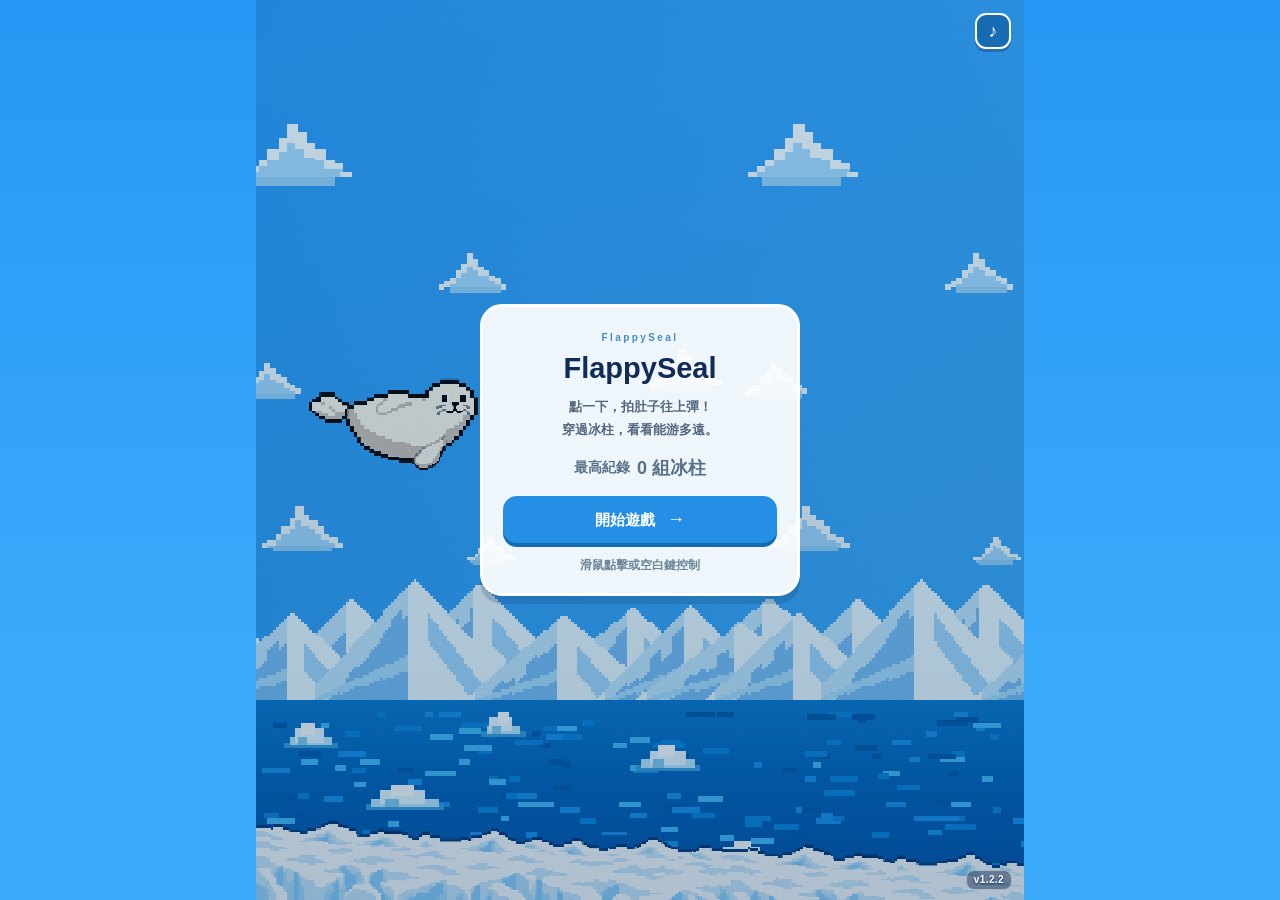
<file: index.html>
<!doctype html>
<html lang="zh-Hant">
<head>
  <meta charset="UTF-8" />
  <meta name="viewport" content="width=device-width, initial-scale=1, maximum-scale=1, user-scalable=no" />
  <meta name="theme-color" content="#42a7ed" />
  <meta name="referrer" content="no-referrer" />
  <meta http-equiv="Content-Security-Policy" content="default-src 'self'; script-src 'self'; style-src 'self'; img-src 'self'; connect-src 'none'; object-src 'none'; base-uri 'none'; form-action 'none'" />
  <title>FlappySeal</title>
  <link rel="stylesheet" href="style.css?v=release-1.2.1-no-select" />
  <link rel="stylesheet" href="seal-slide/style.css?v=release-1.2.2-no-select" />
</head>
<body>
  <main class="shell">
    <section class="game-wrap" aria-label="FlappySeal 遊戲">
      <canvas id="game" width="360" height="640" aria-label="遊戲畫面"></canvas>
      <div class="topbar"><button class="sound-toggle" id="soundToggle" type="button" aria-label="拍肚音效：開" title="拍肚音效：開" aria-pressed="true"><span aria-hidden="true">♪</span></button><button id="pause" aria-label="暫停遊戲" title="暫停" hidden>Ⅱ</button></div>
      <div class="overlay" id="overlay">
        <div class="card">
          <div class="eyebrow">FlappySeal</div>
          <h1 id="headline">FlappySeal</h1>
          <p id="description">點一下，拍肚子往上彈！<br>穿過冰柱，看看能游多遠。</p>
          <div class="best-line">最高紀錄 <strong><span id="best">0</span> 組冰柱</strong></div>
          <button class="primary" id="start" disabled>素材載入中…</button>
          <div class="controls">滑鼠點擊或空白鍵控制</div>
        </div>
      </div>
      <div class="hud" id="hud"><span>通過</span><strong id="score">0</strong><span>組</span></div>
      <div class="pause-cover" id="pauseCover"><div>⏸<br><small>已暫停<br>點一下繼續</small></div></div>
      <div class="version" aria-label="版本 v1.2.2">v1.2.2</div>
    </section>
  </main>
  <script src="seal-slide/core.js?v=release-1.2.2"></script>
  <script src="seal-slide/slide.js?v=release-1.2.2"></script>
  <script src="game.js?v=release-1.2.1"></script>
</body>
</html>
</file>
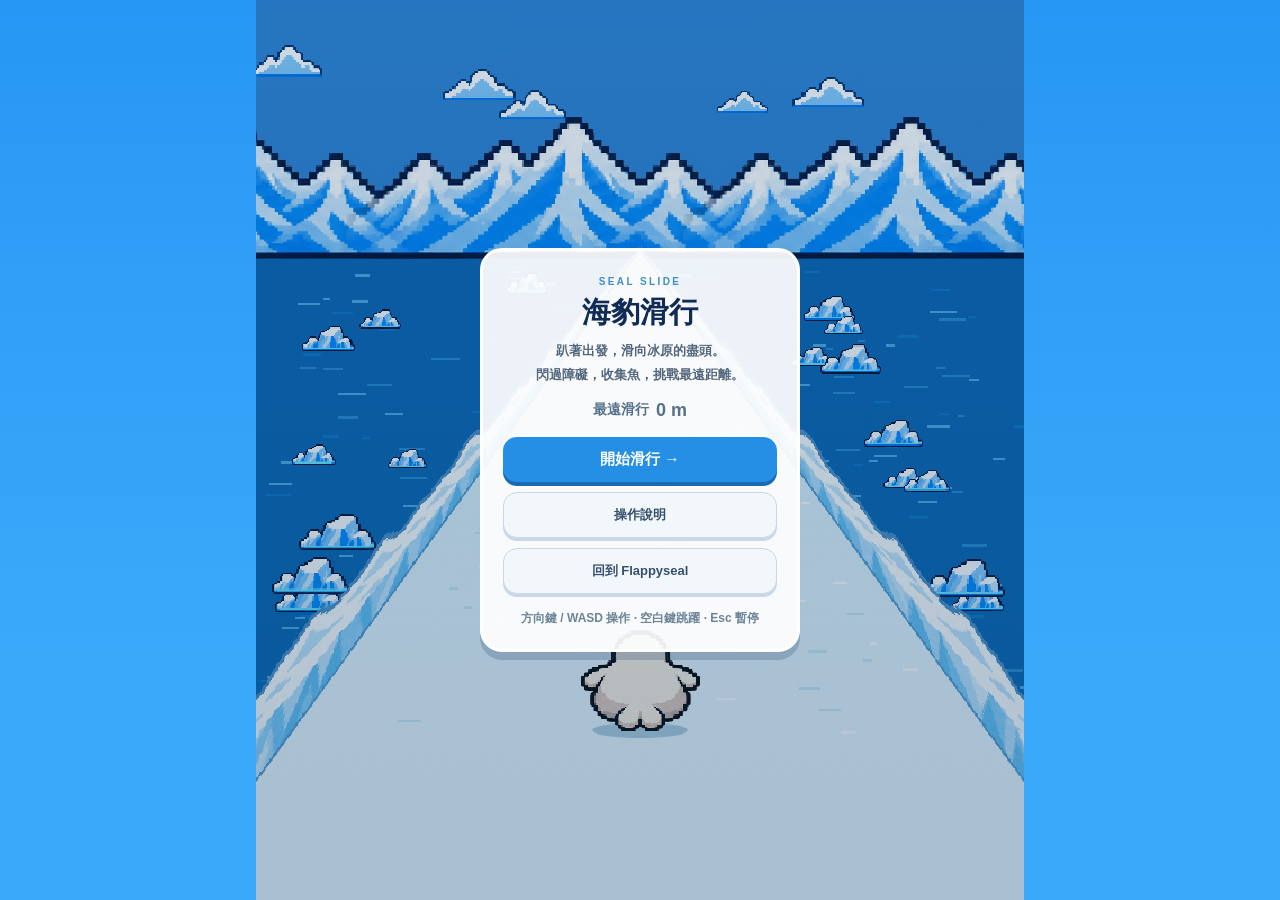
<file: seal-slide/index.html>
<!doctype html>
<html lang="zh-Hant">
<head>
  <meta charset="UTF-8">
  <meta name="viewport" content="width=device-width, initial-scale=1, viewport-fit=cover">
  <meta name="theme-color" content="#267cce">
  <meta http-equiv="Content-Security-Policy" content="default-src 'self'; script-src 'self'; style-src 'self'; img-src 'self'; connect-src 'none'; object-src 'none'; base-uri 'none'">
  <title>海豹滑行 · Seal Slide</title>
  <link rel="stylesheet" href="style.css?v=release-1.2.2-no-select">
</head>
<body class="slide-page">
  <main id="slide-host" aria-label="海豹滑行遊戲"></main>
  <script src="core.js?v=release-1.2.2"></script>
  <script src="slide.js?v=release-1.2.2"></script>
  <script src="standalone.js"></script>
</body>
</html>
</file>
<file: style.css>
:root { color-scheme: light; --navy:#102b55; --blue:#43a8ec; --cream:#fff8e8; }
* { box-sizing:border-box; -webkit-user-select:none; user-select:none; -webkit-touch-callout:none; }
html,body { margin:0;width:100%;height:100%;overflow:hidden; }
body { color:var(--navy);font-family:'Nunito','Noto Sans TC',sans-serif;background:linear-gradient(#2797f5,#3ba9fa 73.4375%,#3ba9fa); }
.shell { width:100%;max-width:768px;height:100dvh;margin-inline:auto; }
.game-wrap { position:relative;width:100%;height:100%;overflow:hidden;background:#48a9eb;touch-action:none; }
canvas { display:block;width:100%;height:100%;image-rendering:pixelated; }
.topbar { position:absolute;right:13px;top:13px;z-index:4;display:flex;gap:7px }
.topbar button { width:36px;height:36px;border:2px solid #fff;background:#102b55df;color:#fff;border-radius:11px;font-size:19px;cursor:pointer;box-shadow:0 3px 0 #102b5550; }
.overlay { position:absolute;inset:0;z-index:3;display:grid;place-items:center;padding:20px;background:linear-gradient(#073b6630,#073b6650);transition:opacity .2s; }
.overlay.hidden { opacity:0;pointer-events:none; }
.card { width:min(100%,320px);text-align:center;padding:25px 20px 19px;background:#ffffffeb;border:3px solid #ffffff;border-radius:22px;box-shadow:0 8px 0 #14396235; }
.eyebrow { color:#438ec0;letter-spacing:.24em;font-size:10px;font-weight:900; }
h1 { font-size:29px;line-height:1.2;margin:8px 0 9px;font-weight:900; }
.card p { margin:0 0 14px;font-size:13px;line-height:1.8;color:#53667c;font-weight:700; }
.best-line { display:flex;justify-content:center;align-items:center;gap:7px;font-size:14px;font-weight:900;color:#58718a;margin:0 0 16px; }
.best-line strong { color:inherit;font-size:18px;font-weight:900; }
.primary { width:100%;border:0;border-radius:14px;padding:13px 16px;background:#258fe5;color:#fff;font:900 15px 'Nunito','Noto Sans TC',sans-serif;cursor:pointer;box-shadow:0 4px 0 #176bb2; }
.primary span { margin-left:8px;font-size:18px; }
.primary:active { transform:translateY(3px);box-shadow:0 1px 0 #176bb2; }
.controls { margin-top:14px;color:#6c8496;font-size:12px;font-weight:700; }.controls i { margin:0 6px;color:#e7aa52; }
.hud { position:absolute;z-index:2;top:15px;left:50%;transform:translateX(-50%);display:none;flex-direction:column;align-items:center;color:#fff;text-shadow:0 2px 0 #123460;font-size:11px;font-weight:900;letter-spacing:.08em;pointer-events:none; }.hud strong {font-size:35px;line-height:1.05}.hud.visible{display:flex}
.pause-cover { display:none;position:absolute;inset:0;z-index:4;background:#0b2c5060;place-items:center;text-align:center;color:white;font-size:45px;text-shadow:0 3px #123460; }.pause-cover.visible{display:grid}.pause-cover small{font-size:15px;line-height:1.6;font-weight:900}
.version { position:absolute;right:max(12px,env(safe-area-inset-right));bottom:max(10px,env(safe-area-inset-bottom));z-index:5;padding:4px 7px;border:1px solid #ffffff70;border-radius:8px;background:#102b5575;color:#fff;font-size:10px;font-weight:800;letter-spacing:.04em;line-height:1;pointer-events:none;text-shadow:0 1px 2px #102b55; }
@media(prefers-reduced-motion:reduce){*,*::before,*::after{transition:none!important}}

.topbar { top:max(13px,env(safe-area-inset-top));right:max(13px,env(safe-area-inset-right)); }

.card p.result { margin:24px 0 20px;font-size:20px;line-height:1.4;font-weight:900;color:var(--navy);white-space:nowrap; }
.card p.result b { font-size:inherit; }

.topbar button[hidden] { display:none; }
.sound-toggle { display:block;margin:12px auto 0;padding:7px 12px;border:1px solid #c8d8e8;border-radius:10px;background:#f2f7fc;color:#35516b;font:800 12px 'Nunito','Noto Sans TC',sans-serif;cursor:pointer; }
.sound-toggle[aria-pressed="true"] { background:#e1f3ff;border-color:#55a9e8;color:#176bb2; }
.topbar .sound-toggle { display:grid;place-items:center;line-height:1;position:relative;width:36px;height:36px;margin:0;padding:0;border:2px solid #fff;border-radius:11px;background:#102b55df;color:#fff;font-size:18px;box-shadow:0 3px 0 #102b5550;white-space:nowrap; }
.topbar .sound-toggle[aria-pressed="true"] { background:#176bb2;border-color:#fff;color:#fff; }

.topbar .sound-toggle[aria-pressed="false"]::after { content:"";position:absolute;width:20px;height:2px;background:currentColor;left:6px;top:15px;transform:rotate(-45deg); }
</file>
<file: seal-slide/style.css>
.slide-page { margin:0; background:linear-gradient(#2797f5,#3ba9fa 73.4375%,#3ba9fa); overflow:hidden; }
.slide-page #slide-host { position:relative; width:100%; max-width:768px; height:100dvh; margin-inline:auto; }
.game-wrap.slide-active > :not(.seal-slide) { visibility:hidden; }
.slide-page, .seal-slide, .seal-slide * { box-sizing:border-box; -webkit-user-select:none; user-select:none; -webkit-touch-callout:none; }
.seal-slide { position:absolute; inset:0; z-index:10; isolation:isolate; overflow:hidden; background:#2581d8; touch-action:none; color:#102b55; font-family:'Nunito','Noto Sans TC',sans-serif; }
.seal-slide[hidden], .seal-slide [hidden] { display:none!important; }
.seal-slide canvas { display:block; width:100%; height:100%; image-rendering:pixelated; }
.slide-hud { position:absolute; top:max(14px,env(safe-area-inset-top)); left:50%; transform:translateX(-50%); width:calc(100% - 28px); max-width:680px; display:grid; grid-template-columns:1fr 1.5fr 1fr; align-items:start; gap:8px; pointer-events:none; }
.slide-vitals { display:flex; align-items:flex-start; flex-direction:column; gap:7px; }
.slide-panel { background:#102b55df; border:2px solid #fff; box-shadow:0 3px 0 #102b5550; padding:7px 11px; border-radius:11px; color:#fff; font-weight:900; }
.slide-vitals .slide-panel { display:flex; gap:8px; align-items:center; font-size:19px; min-width:92px; }
.slide-icon { font-size:24px; line-height:1; color:#ff766c; text-shadow:2px 2px #7d3040; }
.slide-fish-icon { color:#ffb084; font-size:21px; text-shadow:none; }
.seal-slide canvas.slide-fish-icon { width:27px; height:19px; flex:none; }
.slide-speed-control { margin:0 0 18px; padding:12px; border:1px solid #c8d8e8; border-radius:12px; background:#f2f7fc; text-align:left; }
.slide-speed-control label { display:flex; justify-content:space-between; gap:8px; font-size:13px; font-weight:900; color:#35516b; }
.slide-speed-control output { color:#176bb2; white-space:nowrap; }
.slide-speed-control input { display:block; width:100%; margin:11px 0 8px; accent-color:#258fe5; cursor:pointer; }
.slide-speed-control small { display:block; color:#6c8496; font-size:10px; line-height:1.6; }
.slide-distance { text-align:center; padding:0 4px; background:none; border:0; box-shadow:none; text-shadow:0 2px 0 #123460; }
.slide-distance strong { display:block; font-size:35px; line-height:1.1; white-space:nowrap; }
.slide-distance small { display:block; margin-top:5px; font-size:11px; color:#fff; white-space:nowrap; }
.slide-tools { display:flex; justify-content:flex-end; gap:6px; pointer-events:auto; }
.seal-slide button { cursor:pointer; font:inherit; color:inherit; -webkit-tap-highlight-color:transparent; }
.slide-tools button { position:relative; width:36px; height:36px; padding:0; background:#102b55df; border:2px solid #fff; border-radius:11px; color:#fff; font-size:19px; font-weight:900; box-shadow:0 3px 0 #102b5550; }
.slide-tools .slide-sound { width:36px; font-size:18px; }
.slide-sound[aria-pressed="true"] { background:#176bb2; }
.slide-sound[aria-pressed="false"]::after { content:""; position:absolute; width:20px; height:2px; background:currentColor; left:6px; top:15px; transform:rotate(-45deg); }
.seal-slide button:focus-visible, .seal-slide a:focus-visible { outline:3px solid #176bb2; outline-offset:4px; }
.slide-modal { position:absolute; inset:0; display:grid; place-items:center; padding:20px; background:linear-gradient(#073b6630,#073b6650); overflow:auto; }
.slide-card { width:min(100%,320px); margin:auto; padding:25px 20px 19px; text-align:center; background:#ffffffeb; border:3px solid #fff; border-radius:22px; box-shadow:0 8px 0 #14396235; }
.slide-eyebrow { color:#438ec0; font-size:10px; font-weight:900; letter-spacing:.24em; }
.slide-card h1 { margin:8px 0 9px; color:#102b55; font-size:29px; line-height:1.2; font-weight:900; }
.slide-card p { margin:0 0 14px; font-size:13px; color:#53667c; line-height:1.8; font-weight:700; }
.slide-card .slide-best { display:flex; justify-content:center; align-items:center; gap:7px; margin:0 0 16px; padding:0; color:#58718a; font-size:14px; font-weight:900; }
.slide-best strong { color:inherit; font-size:18px; font-weight:900; }
.slide-actions { display:grid; gap:10px; }
.slide-actions button { width:100%; border:0; border-radius:14px; background:#258fe5; color:#fff; padding:13px 16px; font-size:15px; font-weight:900; box-shadow:0 4px 0 #176bb2; }
.slide-actions button.secondary { background:#f2f7fc; color:#35516b; border:1px solid #c8d8e8; box-shadow:0 3px 0 #c8d8e8; font-size:13px; }
.slide-actions button:active { transform:translateY(3px); box-shadow:0 1px 0 #176bb2; }
.slide-card .slide-footnote { margin:14px 0 0; font-size:12px; color:#6c8496; font-weight:700; }
.slide-card .slide-result { color:#102b55; font-size:40px; font-weight:900; margin:12px 0; }
.slide-instructions { display:grid; grid-template-columns:1fr 1fr; gap:8px; margin:20px 0; text-align:left; }
.slide-instructions div { background:#e1f3ff; border:1px solid #c8d8e8; border-radius:10px; padding:10px; font-size:12px; line-height:1.8; color:#53667c; }
.slide-instructions b { display:block; color:#176bb2; }
.slide-toast { position:absolute; left:50%; bottom:max(22px,env(safe-area-inset-bottom)); transform:translateX(-50%); width:max-content; max-width:calc(100% - 30px); padding:12px 18px; background:#ffffffeb; border:3px solid #fff; border-radius:14px; box-shadow:0 4px 0 #14396235; color:#53667c; text-align:center; font-size:13px; font-weight:800; line-height:1.7; pointer-events:none; }
.slide-toast strong { display:block; font-size:18px; color:#102b55; }
.slide-toast small { display:block; color:#6c8496; font-size:11px; }
.slide-live { position:absolute; width:1px; height:1px; overflow:hidden; clip-path:inset(50%); }
@media(max-width:390px) { .slide-hud { gap:5px; width:calc(100% - 20px); }.slide-panel { padding:6px 7px; }.slide-vitals .slide-panel { font-size:16px; min-width:75px; }.slide-tools { gap:4px; }.slide-distance small { font-size:9px; } }
@media(max-height:500px) { .slide-card { padding:15px 22px; width:min(100%,360px); }.slide-card h1 { font-size:25px; margin:6px 0; }.slide-card p { margin:6px 0 10px; }.slide-card .slide-best { margin:10px 0; padding:7px; }.slide-actions { gap:6px; }.slide-actions button { padding:8px; }.slide-card .slide-footnote { margin-top:10px; }.slide-instructions { margin:10px 0; }.slide-toast { bottom:10px; padding:6px 16px; } }

.slide-skip { position:absolute; right:max(16px,env(safe-area-inset-right)); bottom:max(18px,env(safe-area-inset-bottom)); min-height:44px; padding:10px 14px; border:2px solid #fff; border-radius:12px; background:#102b55eb; color:#fff!important; font-size:13px!important; font-weight:900!important; box-shadow:0 3px 0 #102b5550; }
.slide-skip span { margin-left:5px; }
.slide-teaching .slide-toast { bottom:calc(max(18px,env(safe-area-inset-bottom)) + 58px); }
</file>
